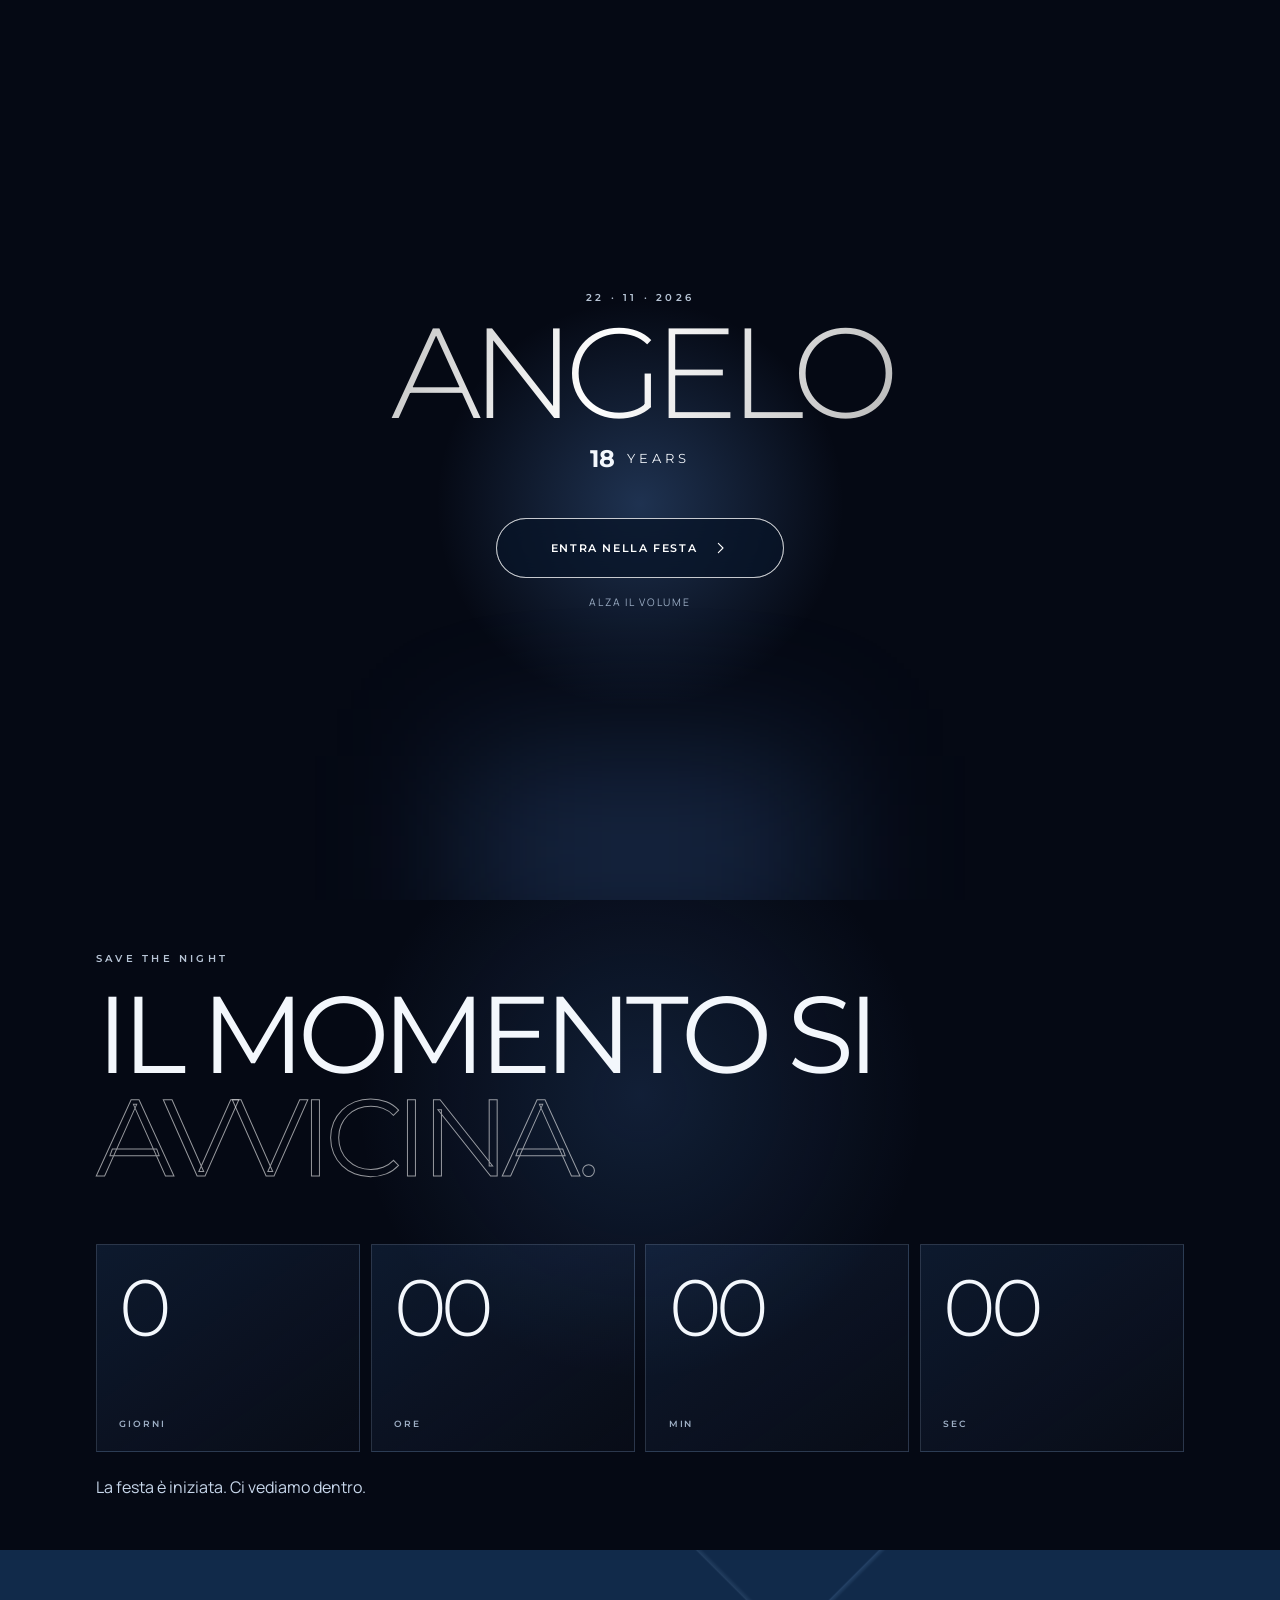
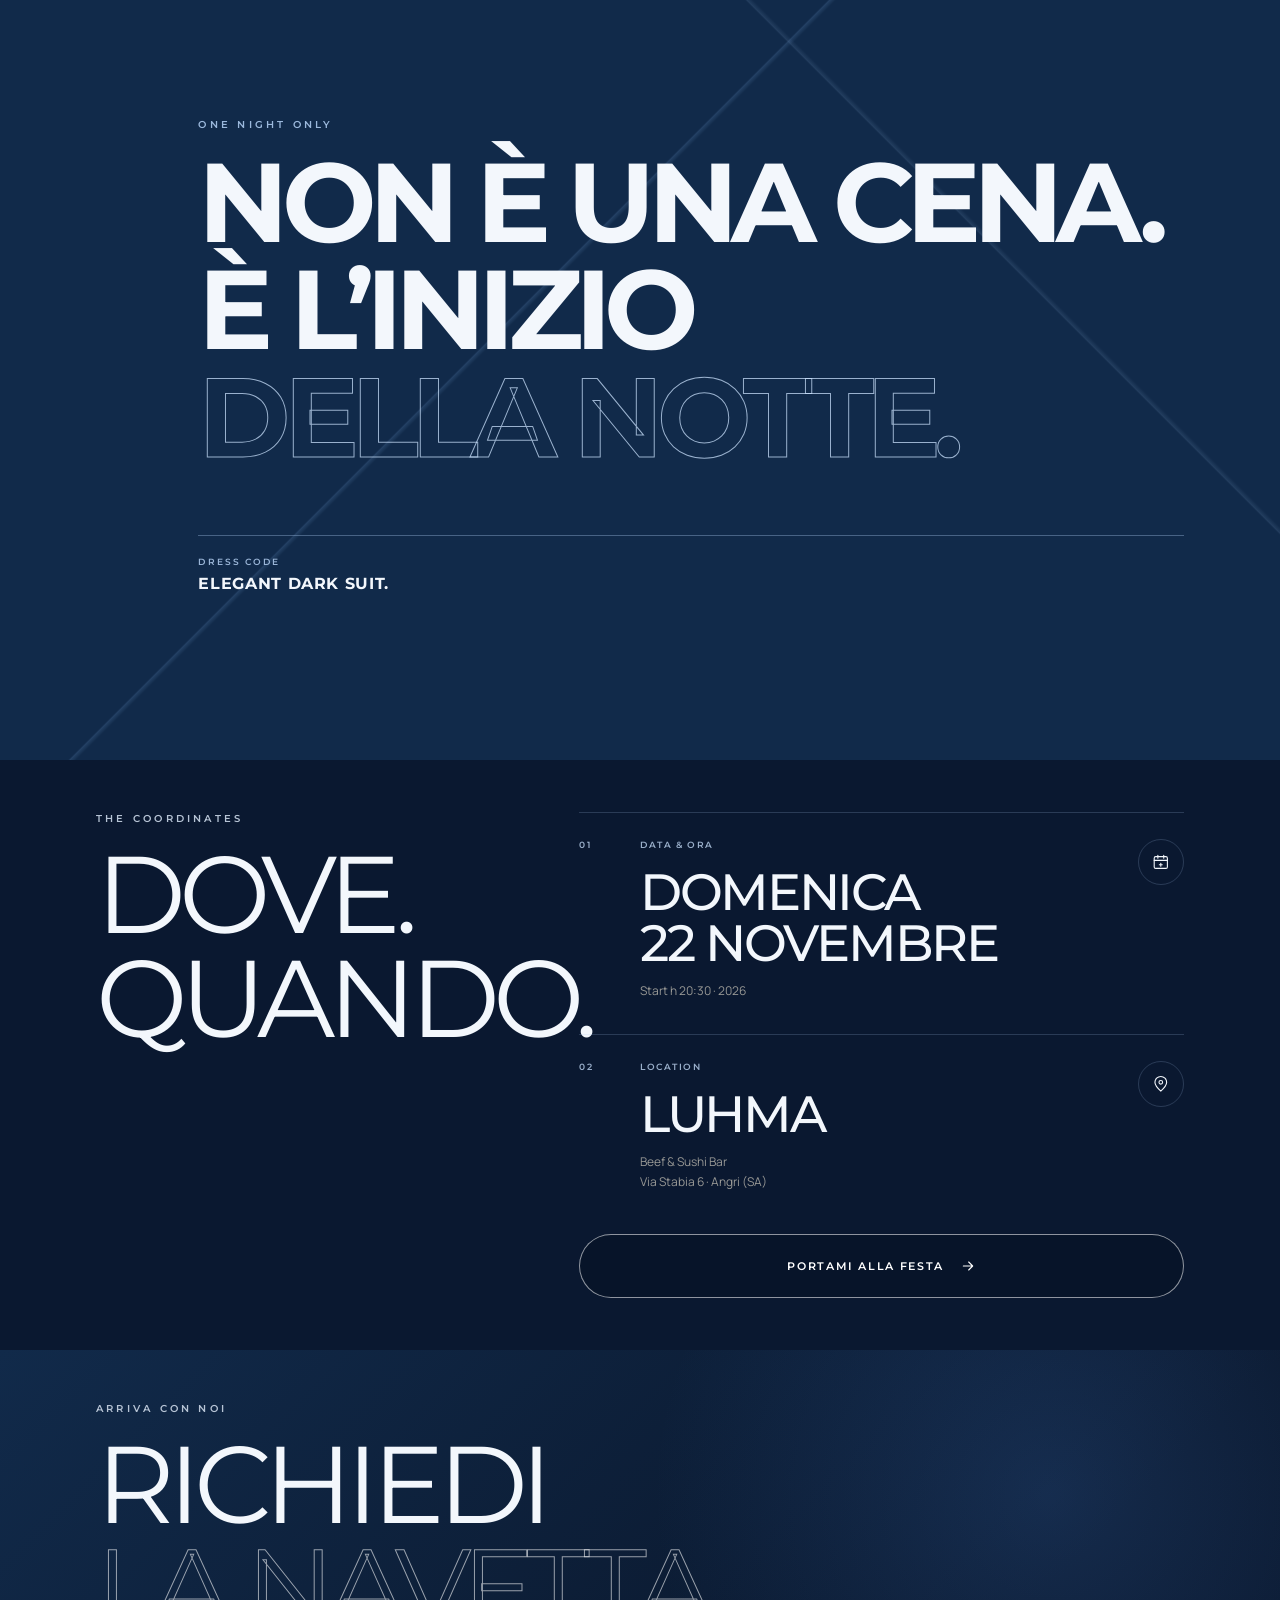
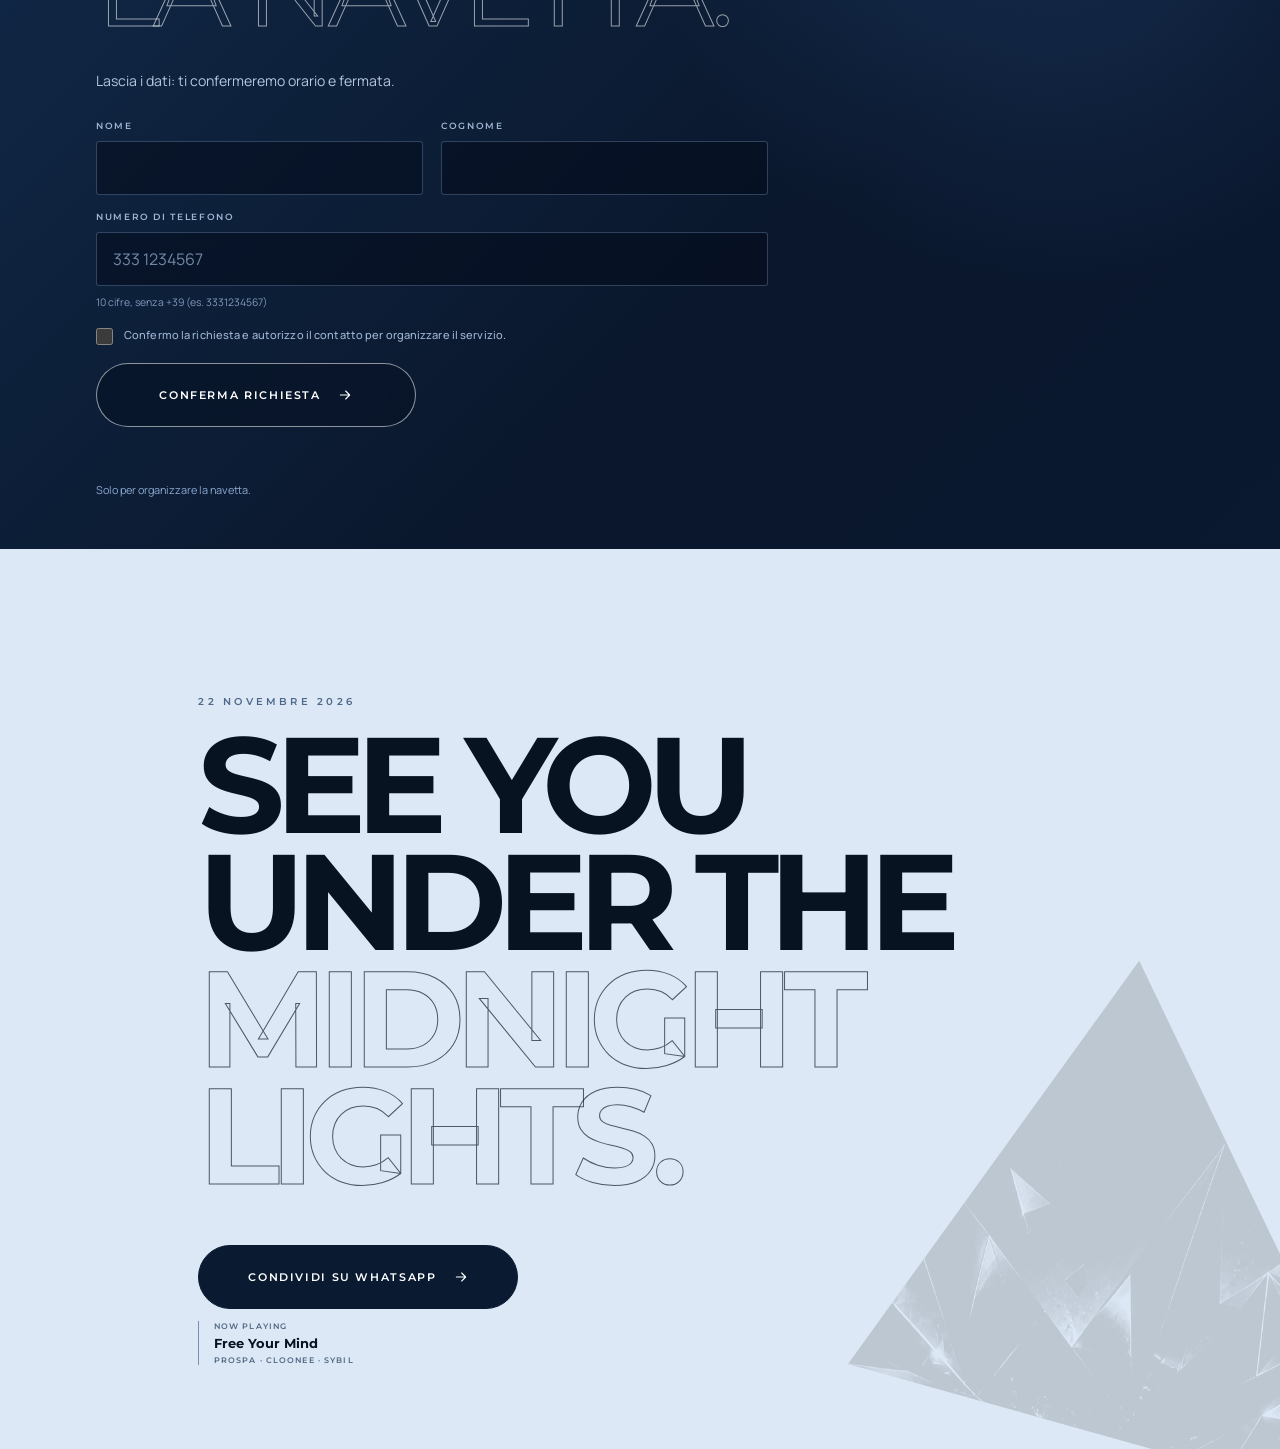
<file: index.html>
<!doctype html>
<html lang="it">
  <head>
    <meta charset="UTF-8" />
    <meta name="viewport" content="width=device-width, initial-scale=1, viewport-fit=cover" />
    <meta name="theme-color" content="#091426" />
    <meta name="color-scheme" content="dark" />

    <title>Angelo 18 — Midnight Elegance</title>
    <meta
      name="description"
      content="Sei invitato ai 18 anni di Angelo. 22 novembre 2026, ore 20:30, LUHMA Beef & Sushi Bar — Angri. Dress code: Elegant Dark Suit."
    />

    <meta property="og:type" content="website" />
    <meta property="og:url" content="https://invito.angelo18.ch/" />
    <meta property="og:title" content="Angelo 18 — Midnight Elegance" />
    <meta
      property="og:description"
      content="22 novembre 2026 · ore 20:30 · LUHMA, Angri. Dress code: Elegant Dark Suit."
    />
    <meta property="og:site_name" content="Angelo 18" />
    <meta property="og:image" content="https://invito.angelo18.ch/assets/angelo-18-whatsapp-preview-v5.jpg?v=14" />
    <meta property="og:image:url" content="https://invito.angelo18.ch/assets/angelo-18-whatsapp-preview-v5.jpg?v=14" />
    <meta property="og:image:secure_url" content="https://invito.angelo18.ch/assets/angelo-18-whatsapp-preview-v5.jpg?v=14" />
    <meta property="og:image:type" content="image/jpeg" />
    <meta property="og:image:width" content="1200" />
    <meta property="og:image:height" content="630" />
    <meta property="og:image:alt" content="Angelo 18 Midnight Elegance, 22 novembre 2026" />
    <meta name="twitter:card" content="summary_large_image" />
    <meta name="twitter:title" content="Angelo 18 — Midnight Elegance" />
    <meta name="twitter:description" content="22 novembre 2026 · ore 20:30 · LUHMA, Angri. Dress code: Elegant Dark Suit." />
    <meta name="twitter:image" content="https://invito.angelo18.ch/assets/angelo-18-whatsapp-preview-v5.jpg?v=14" />
    <meta name="twitter:image:alt" content="Angelo 18 Midnight Elegance, 22 novembre 2026" />

    <link rel="image_src" href="https://invito.angelo18.ch/assets/angelo-18-whatsapp-preview-v5.jpg?v=14" />

    <link rel="canonical" href="https://invito.angelo18.ch/" />

    <link rel="icon" href="assets/favicon.svg" type="image/svg+xml" />
    <link rel="preconnect" href="https://fonts.googleapis.com" />
    <link rel="preconnect" href="https://fonts.gstatic.com" crossorigin />
    <link
      href="https://fonts.googleapis.com/css2?family=Manrope:wght@400;500;600;700&family=Montserrat:wght@300;400;500;600;700;800&display=swap"
      rel="stylesheet"
    />
    <link rel="stylesheet" href="styles.css" />
    <script src="script.js" defer></script>
  </head>

  <body>
    <div class="noise" aria-hidden="true"></div>
    <div class="ambient" aria-hidden="true">
      <span class="spark spark--1"></span>
      <span class="spark spark--2"></span>
      <span class="spark spark--3"></span>
      <span class="spark spark--4"></span>
      <span class="spark spark--5"></span>
      <span class="spark spark--6"></span>
      <span class="prism prism--1"></span>
      <span class="prism prism--2"></span>
      <span class="prism prism--3"></span>
    </div>

    <div class="intro" id="intro" role="dialog" aria-modal="true" aria-labelledby="intro-title">
      <div class="intro__glow" aria-hidden="true"></div>
      <div class="intro__content">
        <p class="eyebrow intro__eyebrow">22 · 11 · 2026</p>
        <h1 id="intro-title" class="intro__title">Angelo</h1>
        <p class="intro__age"><span>18</span> years</p>
        <button class="enter-button magnetic" id="enter-party" type="button">
          <span class="enter-button__pulse" aria-hidden="true"></span>
          <span>Entra nella festa</span>
          <svg viewBox="0 0 24 24" aria-hidden="true">
            <path d="m8 5 7 7-7 7" />
          </svg>
        </button>
        <p class="intro__hint">Alza il volume</p>
      </div>
    </div>

    <audio
      id="soundtrack"
      src="assets/free-your-mind-cut-52sec.mp3"
      preload="auto"
      aria-hidden="true"
    ></audio>

    <header class="site-header" id="site-header">
      <a class="monogram" href="#home" aria-label="Torna all’inizio">A<span>18</span></a>
      <button class="music-toggle" id="music-toggle" type="button" aria-label="Metti in pausa la musica" aria-pressed="true">
        <span class="equalizer" aria-hidden="true">
          <i></i><i></i><i></i><i></i>
        </span>
        <span class="music-toggle__label">Sound on</span>
      </button>
    </header>

    <main>
      <section class="hero" id="home" aria-labelledby="hero-title">
        <div class="hero__image" aria-hidden="true"></div>
        <div class="hero__vignette" aria-hidden="true"></div>

        <div class="hero__content">
          <p class="eyebrow reveal">You’re invited to</p>
          <h2 class="hero__title reveal" id="hero-title" data-text="ANGELO">Angelo</h2>
          <div class="hero__age-line reveal">
            <span class="hero__age">18</span>
            <span class="hero__years">years<br />young</span>
          </div>

          <div class="event-stamp reveal" aria-label="Domenica 22 novembre 2026 alle ore 20 e 30">
            <span>Domenica</span>
            <strong>22 · 11 · 26</strong>
            <span>ore 20:30</span>
          </div>
        </div>

        <a class="scroll-cue" href="#countdown" aria-label="Scorri al conto alla rovescia">
          <span>Scroll</span>
          <i aria-hidden="true"></i>
        </a>
      </section>

      <section class="countdown-section section" id="countdown" aria-labelledby="countdown-title">
        <div class="section__inner">
          <p class="eyebrow reveal">Save the night</p>
          <h2 class="section-title reveal" id="countdown-title">Il momento si<br /><em>avvicina.</em></h2>

          <div class="countdown reveal" role="timer" aria-live="polite" aria-label="Conto alla rovescia per la festa">
            <div class="countdown__unit">
              <strong id="days">000</strong>
              <span>giorni</span>
            </div>
            <div class="countdown__unit">
              <strong id="hours">00</strong>
              <span>ore</span>
            </div>
            <div class="countdown__unit">
              <strong id="minutes">00</strong>
              <span>min</span>
            </div>
            <div class="countdown__unit">
              <strong id="seconds">00</strong>
              <span>sec</span>
            </div>
          </div>

          <p class="countdown__after" id="countdown-after" hidden>La festa è iniziata. Ci vediamo dentro.</p>
        </div>
      </section>

      <section class="statement section" aria-label="Dress code">
        <div class="section__inner statement__inner">
          <p class="eyebrow reveal">One night only</p>
          <p class="statement__text reveal">
            Non è una cena.<br />
            È l’inizio<br />
            <span>della notte.</span>
          </p>
          <div class="dress-code reveal">
            <span>Dress code</span>
            <strong>Elegant Dark Suit.</strong>
          </div>
        </div>
      </section>

      <section class="details section" id="details" aria-labelledby="details-title">
        <div class="section__inner">
          <p class="eyebrow reveal">The coordinates</p>
          <h2 class="section-title reveal" id="details-title">Dove.<br />Quando.</h2>

          <article class="detail-card detail-card--date reveal">
            <div class="detail-card__index">01</div>
            <div>
              <p class="detail-card__label">Data & ora</p>
              <h3>Domenica<br />22 novembre</h3>
              <p>Start h 20:30 · 2026</p>
            </div>
            <button class="icon-button" id="calendar-button" type="button" aria-label="Aggiungi la festa al calendario">
              <svg viewBox="0 0 24 24" aria-hidden="true">
                <rect x="3" y="5" width="18" height="16" rx="2" />
                <path d="M16 3v4M8 3v4M3 10h18M12 14v4M10 16h4" />
              </svg>
            </button>
          </article>

          <article class="detail-card detail-card--location reveal">
            <div class="detail-card__index">02</div>
            <div>
              <p class="detail-card__label">Location</p>
              <h3>LUHMA</h3>
              <p>Beef & Sushi Bar<br />Via Stabia 6 · Angri (SA)</p>
            </div>
            <a
              class="icon-button"
              href="https://www.google.com/maps/search/?api=1&query=LUHMA+Beef+%26+Sushi+Bar+Via+Stabia+6+Angri"
              target="_blank"
              rel="noopener noreferrer"
              aria-label="Apri LUHMA in Google Maps"
            >
              <svg viewBox="0 0 24 24" aria-hidden="true">
                <path d="M20 10c0 5-8 12-8 12S4 15 4 10a8 8 0 1 1 16 0Z" />
                <circle cx="12" cy="10" r="2.5" />
              </svg>
            </a>
          </article>

          <a
            class="primary-button magnetic reveal"
            href="https://www.google.com/maps/search/?api=1&query=LUHMA+Beef+%26+Sushi+Bar+Via+Stabia+6+Angri"
            target="_blank"
            rel="noopener noreferrer"
          >
            <span>Portami alla festa</span>
            <svg viewBox="0 0 24 24" aria-hidden="true"><path d="M5 12h14m-6-6 6 6-6 6" /></svg>
          </a>
        </div>
      </section>

      <section class="shuttle section" id="shuttle" aria-labelledby="shuttle-title">
        <div class="section__inner shuttle__inner">
          <p class="eyebrow reveal">Arriva con noi</p>
          <h2 class="section-title reveal" id="shuttle-title">Richiedi<br /><em>la navetta.</em></h2>
          <p class="shuttle__copy reveal">
            Lascia i dati: ti confermeremo orario e fermata.
          </p>

          <form
            class="shuttle-form reveal"
            id="shuttle-form"
            action="https://formsubmit.co/ajax/valerielinc@gmail.com"
            method="POST"
          >
            <input type="hidden" name="_subject" value="Richiesta navetta — Angelo 18" />
            <input type="hidden" name="_template" value="table" />
            <input type="text" name="_honey" class="shuttle-form__honey" tabindex="-1" autocomplete="off" aria-hidden="true" />

            <label class="shuttle-form__field">
              <span>Nome</span>
              <input id="shuttle-name" name="nome" type="text" autocomplete="given-name" required />
            </label>
            <label class="shuttle-form__field">
              <span>Cognome</span>
              <input id="shuttle-surname" name="cognome" type="text" autocomplete="family-name" required />
            </label>
            <label class="shuttle-form__field shuttle-form__field--full">
              <span>Numero di telefono</span>
              <input id="shuttle-phone" name="telefono" type="tel" inputmode="numeric" autocomplete="tel-national" placeholder="333 1234567" pattern="[0-9]{10}" minlength="10" maxlength="10" aria-describedby="shuttle-phone-help" required />
              <small class="shuttle-form__help" id="shuttle-phone-help">10 cifre, senza +39 (es. 3331234567)</small>
            </label>
            <label class="shuttle-form__consent shuttle-form__field--full">
              <input name="conferma" type="checkbox" value="Confermo la richiesta di navetta" required />
              <span>Confermo la richiesta e autorizzo il contatto per organizzare il servizio.</span>
            </label>
            <button class="primary-button magnetic shuttle-form__submit shuttle-form__field--full" type="submit">
              <span>Conferma richiesta</span>
              <svg viewBox="0 0 24 24" aria-hidden="true"><path d="M5 12h14m-6-6 6 6-6 6" /></svg>
            </button>
            <p class="shuttle-form__status shuttle-form__field--full" id="shuttle-status" role="status" aria-live="polite"></p>
          </form>
          <p class="shuttle__privacy reveal">Solo per organizzare la navetta.</p>
        </div>
      </section>

      <section class="finale section" aria-labelledby="finale-title">
        <div class="finale__crystal" aria-hidden="true"></div>
        <div class="section__inner finale__inner">
          <p class="eyebrow reveal">22 novembre 2026</p>
          <h2 class="finale__title reveal" id="finale-title">See you<br />under the<br /><span>midnight lights.</span></h2>

          <button class="primary-button primary-button--light magnetic reveal" id="share-button" type="button">
            <span>Condividi su WhatsApp</span>
            <svg viewBox="0 0 24 24" aria-hidden="true"><path d="M5 12h14m-6-6 6 6-6 6" /></svg>
          </button>

          <a class="track-credit reveal" href="https://music.apple.com/us/song/free-your-mind/1884097804" target="_blank" rel="noopener noreferrer">
            <span>Now playing</span>
            <strong>Free Your Mind</strong>
            <small>PROSPA · CLOONEE · SYBIL</small>
          </a>
        </div>
      </section>

    </main>

    <div class="toast" id="toast" role="status" aria-live="polite"></div>
  </body>
</html>
</file>
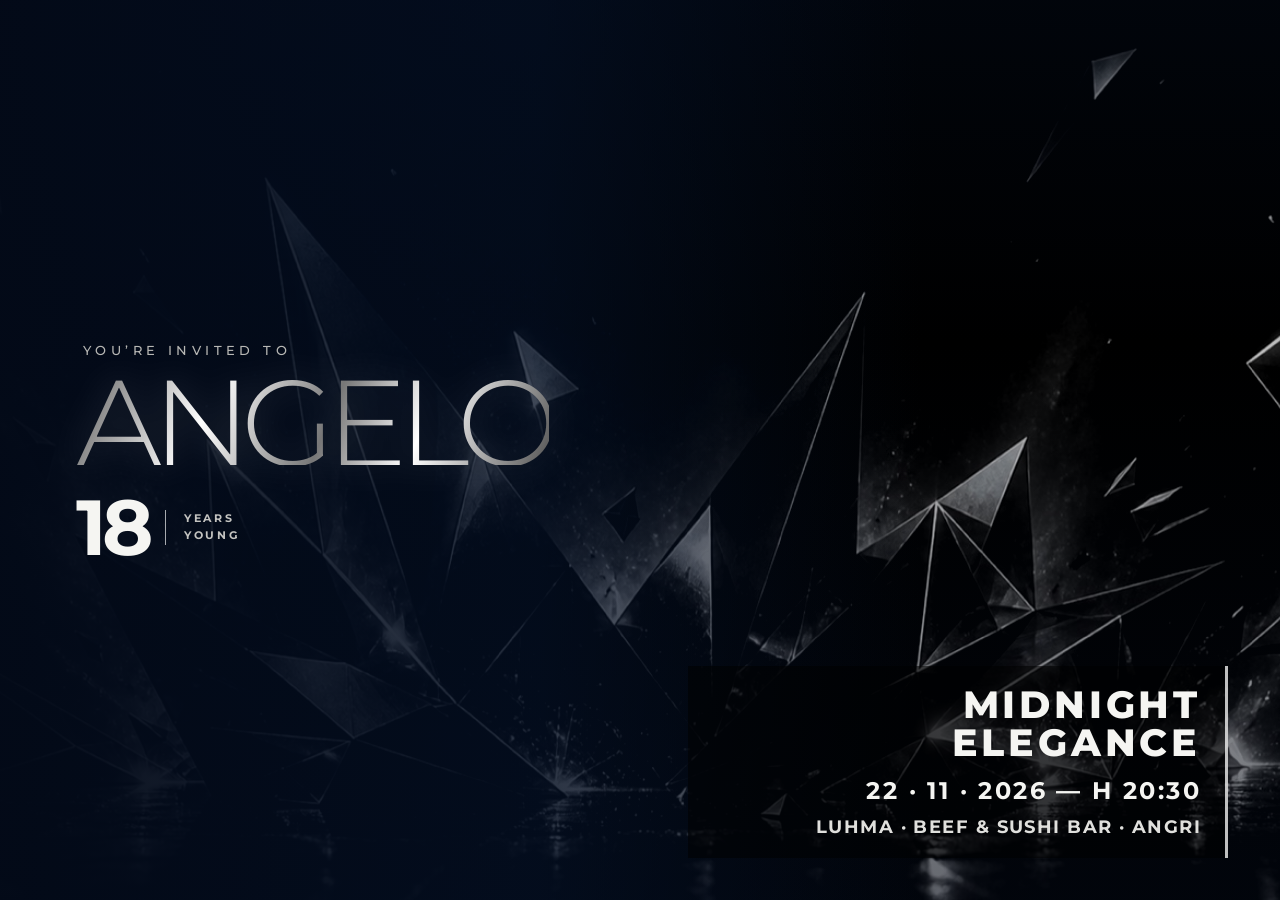
<file: og-card.html>
<!doctype html>
<html lang="it">
  <head>
    <meta charset="UTF-8" />
    <meta name="viewport" content="width=device-width, initial-scale=1" />
    <meta name="robots" content="noindex" />
    <title>Angelo 18 — Midnight Elegance</title>
    <meta name="description" content="Angelo 18 — Midnight Elegance, 22 novembre 2026, ore 20:30." />
    <link rel="preconnect" href="https://fonts.googleapis.com" />
    <link rel="preconnect" href="https://fonts.gstatic.com" crossorigin />
    <link href="https://fonts.googleapis.com/css2?family=Montserrat:wght@300;500;700;800&display=swap" rel="stylesheet" />
    <link rel="stylesheet" href="og-card.css" />
  </head>
  <body>
    <main class="card">
      <div class="card__image"></div>
      <div class="card__shade"></div>
      <div class="card__content">
        <div class="card__heading">
          <p>You’re invited to</p>
          <h1>Angelo</h1>
          <div class="card__age"><strong>18</strong><span>years<br />young</span></div>
        </div>
        <div class="card__details">
          <span>Midnight Elegance</span>
          <strong>22 · 11 · 2026 — h 20:30</strong>
          <small>LUHMA · Beef & Sushi Bar · Angri</small>
        </div>
      </div>
    </main>
  </body>
</html>
</file>
<file: styles.css>
:root {
  --black: #050914;
  --black-soft: #0a1830;
  --navy: #112a4a;
  --navy-bright: #1c4777;
  --night-glow: rgba(104, 168, 255, 0.26);
  --night-edge: rgba(126, 183, 246, 0.24);
  --white: #f3f7fc;
  --silver: #b7c4d5;
  --line: rgba(170, 201, 238, 0.2);
  --ease-out: cubic-bezier(0.16, 1, 0.3, 1);
  --page-pad: clamp(1.25rem, 6vw, 5rem);
}

* {
  box-sizing: border-box;
}

html {
  scroll-behavior: auto;
  background: var(--black);
}

body {
  margin: 0;
  min-width: 320px;
  overflow-x: hidden;
  background: var(--black);
  color: var(--white);
  font-family: "Manrope", sans-serif;
  -webkit-font-smoothing: antialiased;
}

body.is-locked {
  overflow: hidden;
}

[hidden] {
  display: none !important;
}

button,
a {
  -webkit-tap-highlight-color: transparent;
}

button {
  color: inherit;
  font: inherit;
}

a {
  color: inherit;
  text-decoration: none;
}

button:focus-visible,
a:focus-visible {
  outline: 2px solid #9ecbff;
  outline-offset: 4px;
}

.noise {
  position: fixed;
  inset: 0;
  z-index: 50;
  pointer-events: none;
  opacity: 0.06;
  background-image: url("data:image/svg+xml,%3Csvg viewBox='0 0 180 180' xmlns='http://www.w3.org/2000/svg'%3E%3Cfilter id='n'%3E%3CfeTurbulence type='fractalNoise' baseFrequency='.9' numOctaves='4' stitchTiles='stitch'/%3E%3C/filter%3E%3Crect width='100%25' height='100%25' filter='url(%23n)' opacity='.7'/%3E%3C/svg%3E");
  mix-blend-mode: soft-light;
}

.ambient {
  position: fixed;
  inset: 0;
  z-index: 2;
  overflow: hidden;
  pointer-events: none;
}

.spark {
  position: absolute;
  width: 1px;
  height: 1px;
  border-radius: 50%;
  background: #fff;
  box-shadow: 0 0 12px 4px rgba(255, 255, 255, 0.35);
  animation: float 8s ease-in-out infinite;
}

.spark--1 { left: 8%; top: 24%; animation-delay: -2s; }
.spark--2 { right: 12%; top: 42%; animation-delay: -5s; }
.spark--3 { left: 82%; top: 12%; animation-delay: -7s; }
.spark--4 { left: 18%; top: 76%; animation-delay: -3s; }
.spark--5 { left: 57%; top: 67%; animation-delay: -4s; }
.spark--6 { right: 5%; top: 84%; animation-delay: -1s; }

.prism {
  position: absolute;
  top: 0;
  left: 0;
  width: clamp(2.8rem, 10vw, 5.5rem);
  aspect-ratio: 0.72;
  opacity: 0;
  background:
    linear-gradient(132deg, rgba(255, 255, 255, 0.7), rgba(255, 255, 255, 0.03) 36%, transparent 37%),
    linear-gradient(33deg, rgba(255, 255, 255, 0.03) 48%, rgba(255, 255, 255, 0.22) 49%, transparent 52%);
  clip-path: polygon(52% 0, 100% 100%, 0 76%);
  filter: drop-shadow(0 0 10px rgba(255, 255, 255, 0.22));
  will-change: transform, opacity;
}

.prism::after {
  content: "";
  position: absolute;
  inset: 1px;
  background: #081326;
  clip-path: polygon(52% 4%, 95% 94%, 7% 72%);
}

.prism--1 {
  animation: prism-pass-one 17s linear infinite;
}

.prism--2 {
  width: clamp(1.8rem, 7vw, 3.8rem);
  animation: prism-pass-two 21s -9s linear infinite;
}

.prism--3 {
  width: clamp(2.2rem, 8vw, 4.5rem);
  animation: prism-pass-three 25s -15s linear infinite;
}

@keyframes float {
  0%, 100% { transform: translate3d(0, 0, 0) scale(0.75); opacity: 0.25; }
  50% { transform: translate3d(8px, -22px, 0) scale(1.4); opacity: 0.8; }
}

@keyframes prism-pass-one {
  0% { opacity: 0; transform: translate3d(-18vw, 22vh, 0) rotate(-24deg) scale(0.75); }
  12% { opacity: 0.22; }
  45% { opacity: 0.1; }
  88% { opacity: 0.2; }
  100% { opacity: 0; transform: translate3d(118vw, 62vh, 0) rotate(155deg) scale(1.08); }
}

@keyframes prism-pass-two {
  0% { opacity: 0; transform: translate3d(108vw, 8vh, 0) rotate(36deg) scale(0.62); }
  15% { opacity: 0.16; }
  82% { opacity: 0.12; }
  100% { opacity: 0; transform: translate3d(-18vw, 45vh, 0) rotate(-130deg) scale(0.92); }
}

@keyframes prism-pass-three {
  0% { opacity: 0; transform: translate3d(14vw, 108vh, 0) rotate(-10deg) scale(0.68); }
  14% { opacity: 0.13; }
  84% { opacity: 0.18; }
  100% { opacity: 0; transform: translate3d(78vw, -18vh, 0) rotate(120deg) scale(0.96); }
}

.eyebrow {
  margin: 0 0 1.1rem;
  color: var(--silver);
  font-family: "Montserrat", sans-serif;
  font-size: 0.65rem;
  font-weight: 600;
  letter-spacing: 0.31em;
  line-height: 1.3;
  text-transform: uppercase;
}

.intro {
  position: fixed;
  inset: 0;
  z-index: 100;
  display: grid;
  place-items: center;
  min-height: 100svh;
  overflow: hidden;
  padding: 2rem;
  background:
    radial-gradient(circle at 50% 56%, var(--night-glow), transparent 25%),
    var(--black);
  transition: opacity 0.8s var(--ease-out), visibility 0.8s;
}

.intro::before,
.intro::after {
  content: "";
  position: absolute;
  width: 55vw;
  max-width: 26rem;
  aspect-ratio: 1;
  border: 1px solid var(--night-edge);
  transform: rotate(45deg) skew(8deg, 8deg);
}

.intro::before {
  top: -35vw;
  right: -32vw;
}

.intro::after {
  bottom: -38vw;
  left: -35vw;
}

.intro.is-hidden {
  visibility: hidden;
  opacity: 0;
  pointer-events: none;
}

.intro__glow {
  position: absolute;
  left: 50%;
  bottom: -3rem;
  width: 22rem;
  height: 12rem;
  background: rgba(83, 143, 226, 0.22);
  filter: blur(70px);
  transform: translateX(-50%);
}

.intro__content {
  position: relative;
  z-index: 1;
  width: 100%;
  text-align: center;
}

.intro__eyebrow {
  margin-bottom: 1rem;
  animation: intro-rise 1s 0.15s both;
}

.intro__title {
  margin: 0;
  font-family: "Montserrat", sans-serif;
  font-size: clamp(3.6rem, 20vw, 8rem);
  font-weight: 300;
  letter-spacing: -0.08em;
  line-height: 0.82;
  text-transform: uppercase;
  background: linear-gradient(112deg, #6a6a6a 0%, #fff 24%, #777 49%, #fff 70%, #555 100%);
  background-size: 200% 100%;
  -webkit-background-clip: text;
  background-clip: text;
  color: transparent;
  filter: drop-shadow(0 0 18px rgba(255, 255, 255, 0.22));
  animation: intro-rise 1s 0.25s both, metal-shine 5s 1.3s linear infinite;
}

.intro__age {
  display: flex;
  align-items: center;
  justify-content: center;
  gap: 0.75rem;
  margin: 1.15rem 0 2.8rem;
  font-family: "Montserrat", sans-serif;
  font-size: 0.8rem;
  letter-spacing: 0.32em;
  text-transform: uppercase;
  animation: intro-rise 1s 0.4s both;
}

.intro__age span {
  font-size: 1.5rem;
  font-weight: 700;
  letter-spacing: 0;
}

@keyframes intro-rise {
  from { opacity: 0; transform: translateY(28px); filter: blur(8px); }
  to { opacity: 1; transform: translateY(0); filter: blur(0); }
}

@keyframes metal-shine {
  0% { background-position: 130% 0; }
  100% { background-position: -70% 0; }
}

.enter-button,
.primary-button {
  position: relative;
  display: inline-flex;
  align-items: center;
  justify-content: center;
  gap: 1rem;
  min-height: 3.75rem;
  border: 1px solid rgba(255, 255, 255, 0.55);
  border-radius: 999px;
  background: rgba(8, 20, 39, 0.72);
  color: #fff;
  cursor: pointer;
  font-family: "Montserrat", sans-serif;
  font-size: 0.68rem;
  font-weight: 600;
  letter-spacing: 0.15em;
  text-transform: uppercase;
  backdrop-filter: blur(12px);
}

.enter-button {
  width: min(100%, 18rem);
  animation: intro-rise 1s 0.55s both;
}

.enter-button svg,
.primary-button svg {
  width: 1rem;
  fill: none;
  stroke: currentColor;
  stroke-linecap: round;
  stroke-linejoin: round;
  stroke-width: 1.6;
  transition: transform 0.35s var(--ease-out);
}

.enter-button:hover svg,
.primary-button:hover svg {
  transform: translateX(5px);
}

.enter-button__pulse {
  position: absolute;
  inset: -1px;
  border: 1px solid rgba(255, 255, 255, 0.5);
  border-radius: inherit;
  animation: pulse-ring 2.3s ease-out infinite;
}

@keyframes pulse-ring {
  0% { opacity: 0.6; transform: scale(1); }
  75%, 100% { opacity: 0; transform: scale(1.12, 1.3); }
}

.intro__hint {
  margin: 1.1rem 0 0;
  color: #9aacc3;
  font-size: 0.65rem;
  letter-spacing: 0.18em;
  text-transform: uppercase;
  animation: intro-rise 1s 0.7s both;
}

#soundtrack {
  display: none;
}

.site-header {
  position: fixed;
  top: 0;
  right: 0;
  left: 0;
  z-index: 40;
  display: flex;
  align-items: center;
  justify-content: space-between;
  padding: max(1.1rem, env(safe-area-inset-top)) var(--page-pad) 1rem;
  transition: background 0.4s ease, border-color 0.4s ease;
}

.site-header.is-scrolled {
  border-bottom: 1px solid rgba(255, 255, 255, 0.08);
  background: rgba(5, 9, 20, 0.78);
  backdrop-filter: blur(16px);
}

.monogram {
  font-family: "Montserrat", sans-serif;
  font-size: 1.05rem;
  font-weight: 800;
  letter-spacing: -0.08em;
}

.monogram span {
  margin-left: 0.15rem;
  color: #8d8d8d;
  font-size: 0.52rem;
  letter-spacing: 0;
  vertical-align: top;
}

.music-toggle {
  display: flex;
  align-items: center;
  gap: 0.65rem;
  border: 0;
  background: transparent;
  cursor: pointer;
}

.music-toggle__label {
  color: #b9b9b7;
  font-family: "Montserrat", sans-serif;
  font-size: 0.57rem;
  font-weight: 600;
  letter-spacing: 0.17em;
  text-transform: uppercase;
}

.equalizer {
  display: flex;
  align-items: center;
  gap: 2px;
  width: 14px;
  height: 13px;
}

.equalizer i {
  display: block;
  width: 2px;
  height: 30%;
  background: #fff;
  animation: equalize 0.7s ease-in-out infinite alternate;
}

.equalizer i:nth-child(2) { animation-delay: -0.2s; }
.equalizer i:nth-child(3) { animation-delay: -0.45s; }
.equalizer i:nth-child(4) { animation-delay: -0.1s; }

.music-toggle.is-paused .equalizer i {
  height: 2px;
  animation-play-state: paused;
}

@keyframes equalize {
  from { height: 20%; }
  to { height: 100%; }
}

.hero {
  position: relative;
  display: grid;
  min-height: 100svh;
  overflow: hidden;
  padding: 7rem var(--page-pad) 6rem;
  background: var(--black);
  isolation: isolate;
}

.hero__image {
  position: absolute;
  inset: -4%;
  z-index: -3;
  background-image:
    linear-gradient(180deg, rgba(5, 9, 20, 0.78) 0%, rgba(8, 24, 50, 0.38) 48%, rgba(5, 9, 20, 0.76) 100%),
    linear-gradient(135deg, rgba(104, 168, 255, 0.28), rgba(17, 42, 74, 0.38) 54%, rgba(5, 9, 20, 0.28)),
    url("assets/crystal-stage.jpg");
  background-position: 50% 68%;
  background-size: cover;
  filter: contrast(1.08) brightness(0.6) saturate(0.84);
  transform: scale(1.08);
  will-change: transform;
}

.hero__vignette {
  position: absolute;
  inset: 0;
  z-index: -2;
  background:
    linear-gradient(180deg, rgba(5, 9, 20, 0.82) 0%, transparent 30%, rgba(8, 24, 50, 0.14) 57%, var(--black) 100%),
    radial-gradient(circle at 50% 42%, transparent 15%, rgba(8, 24, 50, 0.42) 78%);
}

.hero__content {
  align-self: center;
  width: 100%;
  max-width: 63rem;
  margin: 0 auto;
  text-align: center;
}

.hero__title {
  position: relative;
  margin: 0;
  font-family: "Montserrat", sans-serif;
  font-size: clamp(4.2rem, 21.5vw, 13rem);
  font-weight: 300;
  letter-spacing: -0.085em;
  line-height: 0.75;
  text-transform: uppercase;
  background: linear-gradient(112deg, #616161 0%, #fff 22%, #757575 46%, #fff 66%, #4c4c4c 100%);
  background-size: 220% 100%;
  -webkit-background-clip: text;
  background-clip: text;
  color: transparent;
  filter: drop-shadow(0 0 22px rgba(255, 255, 255, 0.16));
  animation: metal-shine 8s linear infinite;
}

.hero__age-line {
  display: flex;
  align-items: center;
  justify-content: center;
  gap: 0.8rem;
  margin: 1.5rem 0 2rem;
}

.hero__age {
  font-family: "Montserrat", sans-serif;
  font-size: clamp(3.2rem, 17vw, 7rem);
  font-weight: 700;
  letter-spacing: -0.08em;
  line-height: 0.75;
}

.hero__years {
  border-left: 1px solid rgba(255, 255, 255, 0.5);
  padding-left: 0.8rem;
  color: #c3c3c0;
  font-family: "Montserrat", sans-serif;
  font-size: 0.55rem;
  font-weight: 600;
  letter-spacing: 0.22em;
  line-height: 1.55;
  text-align: left;
  text-transform: uppercase;
}

.event-stamp {
  display: inline-flex;
  flex-direction: column;
  gap: 0.4rem;
  border-top: 1px solid rgba(255, 255, 255, 0.45);
  border-bottom: 1px solid rgba(255, 255, 255, 0.45);
  padding: 0.8rem 1.4rem;
  background: rgba(0, 0, 0, 0.28);
  font-family: "Montserrat", sans-serif;
  text-transform: uppercase;
  backdrop-filter: blur(8px);
}

.event-stamp span {
  color: #b8b8b5;
  font-size: 0.57rem;
  letter-spacing: 0.28em;
}

.event-stamp strong {
  font-size: 0.95rem;
  letter-spacing: 0.16em;
}

.scroll-cue {
  position: absolute;
  bottom: 1.65rem;
  left: 50%;
  display: flex;
  flex-direction: column;
  align-items: center;
  gap: 0.65rem;
  transform: translateX(-50%);
}

.scroll-cue span {
  font-family: "Montserrat", sans-serif;
  font-size: 0.48rem;
  font-weight: 600;
  letter-spacing: 0.24em;
  text-transform: uppercase;
  writing-mode: vertical-rl;
}

.scroll-cue i {
  position: relative;
  width: 1px;
  height: 1.7rem;
  overflow: hidden;
  background: rgba(255, 255, 255, 0.2);
}

.scroll-cue i::after {
  content: "";
  position: absolute;
  inset: 0;
  background: #fff;
  animation: scroll-line 1.8s ease-in-out infinite;
}

@keyframes scroll-line {
  from { transform: translateY(-100%); }
  to { transform: translateY(100%); }
}

.section {
  position: relative;
  z-index: 3;
  overflow: hidden;
  padding: clamp(6.5rem, 18vw, 11rem) var(--page-pad);
}

main > section {
  scroll-margin-top: 4.5rem;
}

.section__inner {
  width: 100%;
  max-width: 68rem;
  margin: 0 auto;
}

.section-title {
  margin: 0 0 3.4rem;
  font-family: "Montserrat", sans-serif;
  font-size: clamp(2.9rem, 13vw, 6.8rem);
  font-weight: 400;
  letter-spacing: -0.065em;
  line-height: 0.95;
  text-transform: uppercase;
}

.section-title em {
  color: transparent;
  font-style: normal;
  -webkit-text-stroke: 1px rgba(255, 255, 255, 0.58);
}

.countdown-section {
  background:
    radial-gradient(circle at 50% 30%, rgba(67, 120, 194, 0.2), transparent 36%),
    var(--black);
}

.countdown {
  display: grid;
  grid-template-columns: repeat(2, minmax(0, 1fr));
  gap: 0.65rem;
}

.countdown__unit {
  position: relative;
  display: flex;
  flex-direction: column;
  justify-content: space-between;
  min-height: 8.5rem;
  overflow: hidden;
  border: 1px solid var(--line);
  padding: 1rem;
  background: linear-gradient(145deg, rgba(58, 110, 181, 0.16), rgba(255, 255, 255, 0.012));
}

.countdown__unit::after {
  content: "";
  position: absolute;
  top: -50%;
  left: -80%;
  width: 55%;
  height: 200%;
  background: linear-gradient(90deg, transparent, rgba(255, 255, 255, 0.11), transparent);
  transform: rotate(20deg);
  animation: card-shine 6s linear infinite;
}

.countdown__unit:nth-child(2)::after { animation-delay: 0.7s; }
.countdown__unit:nth-child(3)::after { animation-delay: 1.4s; }
.countdown__unit:nth-child(4)::after { animation-delay: 2.1s; }

@keyframes card-shine {
  0%, 70% { left: -80%; }
  100% { left: 140%; }
}

.countdown__unit strong {
  font-family: "Montserrat", sans-serif;
  font-size: clamp(2.6rem, 14vw, 5rem);
  font-weight: 300;
  letter-spacing: -0.07em;
  line-height: 1;
}

.countdown__unit span {
  color: #9eafc5;
  font-family: "Montserrat", sans-serif;
  font-size: 0.55rem;
  font-weight: 600;
  letter-spacing: 0.22em;
  text-transform: uppercase;
}

.countdown__after {
  margin: 1.5rem 0 0;
  color: #c8d7eb;
}

.statement {
  display: grid;
  min-height: 90svh;
  align-items: center;
  background:
    linear-gradient(135deg, transparent 42%, rgba(130, 178, 235, 0.16) 42.1%, transparent 42.4%),
    linear-gradient(45deg, transparent 72%, rgba(170, 211, 255, 0.11) 72.1%, transparent 72.4%),
    var(--navy);
  color: var(--white);
}

.statement .eyebrow {
  color: #9bb8dc;
}

.statement__text {
  margin: 0;
  font-family: "Montserrat", sans-serif;
  font-size: clamp(2.5rem, 12.5vw, 7rem);
  font-weight: 700;
  letter-spacing: -0.07em;
  line-height: 0.96;
  text-transform: uppercase;
}

.statement__text span {
  color: transparent;
  -webkit-text-stroke: 1px rgba(202, 225, 252, 0.74);
}

.dress-code {
  display: flex;
  flex-direction: column;
  gap: 0.45rem;
  margin-top: 4rem;
  border-top: 1px solid rgba(176, 207, 243, 0.35);
  padding-top: 1.2rem;
  font-family: "Montserrat", sans-serif;
  text-transform: uppercase;
}

.dress-code span {
  color: #9ab5d7;
  font-size: 0.55rem;
  font-weight: 600;
  letter-spacing: 0.24em;
}

.dress-code strong {
  font-size: 1rem;
  letter-spacing: 0.04em;
}

.details {
  background: var(--black-soft);
}

.detail-card {
  position: relative;
  display: grid;
  grid-template-columns: 2rem 1fr auto;
  gap: 0.8rem;
  align-items: start;
  border-top: 1px solid var(--line);
  padding: 1.5rem 0 2.2rem;
}

.detail-card__index,
.detail-card__label {
  color: #9aafca;
  font-family: "Montserrat", sans-serif;
  font-size: 0.55rem;
  font-weight: 600;
  letter-spacing: 0.18em;
  text-transform: uppercase;
}

.detail-card__label {
  margin: 0 0 1rem;
}

.detail-card h3 {
  margin: 0 0 0.8rem;
  font-family: "Montserrat", sans-serif;
  font-size: clamp(1.65rem, 8vw, 3.2rem);
  font-weight: 500;
  letter-spacing: -0.045em;
  line-height: 1;
  text-transform: uppercase;
}

.detail-card p:last-child {
  margin: 0;
  color: #989895;
  font-size: 0.75rem;
  line-height: 1.65;
}

.icon-button {
  display: grid;
  width: 2.9rem;
  height: 2.9rem;
  flex: 0 0 auto;
  place-items: center;
  border: 1px solid var(--line);
  border-radius: 50%;
  background: transparent;
  cursor: pointer;
  transition: background 0.25s ease, color 0.25s ease, transform 0.25s ease;
}

.icon-button:hover {
  background: #f2f2ef;
  color: #050505;
  transform: scale(1.06);
}

.icon-button svg {
  width: 1.1rem;
  fill: none;
  stroke: currentColor;
  stroke-linecap: round;
  stroke-linejoin: round;
  stroke-width: 1.5;
}

.primary-button {
  width: 100%;
  min-height: 4rem;
  margin-top: 1.2rem;
}

.gift {
  min-height: auto;
  padding-top: clamp(4.5rem, 10vw, 7rem);
  padding-bottom: calc(clamp(4.5rem, 10vw, 7rem) + env(safe-area-inset-bottom));
  background:
    linear-gradient(145deg, rgba(35, 83, 145, 0.11), transparent 50%),
    #07101f;
}

.gift__flare {
  position: absolute;
  top: 25%;
  right: -8rem;
  width: 14rem;
  height: 14rem;
  border: 1px solid rgba(108, 167, 239, 0.14);
  transform: rotate(45deg) skew(8deg, 8deg);
}

.gift .eyebrow {
  color: #7892b2;
}

.gift .section-title {
  margin-bottom: 1.45rem;
  font-size: clamp(2.2rem, 9vw, 4.6rem);
  opacity: 0.88;
}

.gift__copy {
  max-width: 31rem;
  margin: 0 0 1.6rem;
  color: #879db9;
  font-size: 0.78rem;
  line-height: 1.65;
}

.gift-details {
  max-width: 36rem;
  border-top: 1px solid rgba(151, 184, 223, 0.2);
}

.gift-details summary {
  display: flex;
  align-items: center;
  justify-content: space-between;
  gap: 1rem;
  padding: 1rem 0;
  color: #9ab1cf;
  cursor: pointer;
  font-family: "Montserrat", sans-serif;
  font-size: 0.7rem;
  font-weight: 600;
  letter-spacing: 0.16em;
  list-style: none;
  text-transform: uppercase;
}

.gift-details summary::-webkit-details-marker {
  display: none;
}

.gift-details summary svg {
  width: 1rem;
  flex: 0 0 auto;
  fill: none;
  stroke: currentColor;
  stroke-linecap: round;
  stroke-linejoin: round;
  stroke-width: 1.5;
  transition: transform 0.3s ease;
}

.gift-details[open] summary svg {
  transform: rotate(180deg);
}

.gift-details__body {
  padding-top: 0.55rem;
  animation: coordinates-reveal 0.7s cubic-bezier(0.16, 1, 0.3, 1) both;
  transform-origin: top center;
}

@keyframes coordinates-reveal {
  from {
    opacity: 0;
    clip-path: inset(0 0 100% 0);
    filter: blur(5px);
    transform: translateY(-0.7rem) scale(0.985);
  }
  to {
    opacity: 1;
    clip-path: inset(0);
    filter: blur(0);
    transform: translateY(0) scale(1);
  }
}

.gift .iban-card {
  max-width: 36rem;
  border-color: rgba(159, 194, 237, 0.16);
  padding: 1.25rem;
  background:
    linear-gradient(125deg, rgba(76, 132, 207, 0.12), transparent 35%),
    #09172a;
  box-shadow: none;
}

.gift .iban-card__number {
  margin-top: 2.4rem;
  margin-bottom: 1.25rem;
}

.gift .iban-card__number strong {
  font-size: clamp(1rem, 5.2vw, 1.6rem);
  letter-spacing: 0.04em;
}

.gift .copy-button {
  color: #95adca;
  font-size: 0.56rem;
  opacity: 0.88;
}

.iban-card {
  position: relative;
  overflow: hidden;
  border: 1px solid rgba(255, 255, 255, 0.25);
  border-radius: 0.25rem;
  padding: 1.5rem;
  background:
    linear-gradient(125deg, rgba(76, 132, 207, 0.2), transparent 35%, rgba(255, 255, 255, 0.035) 80%),
    #0b1a30;
  box-shadow: 0 2rem 6rem rgba(0, 0, 0, 0.42);
}

.iban-card::before {
  content: "A";
  position: absolute;
  right: -0.1em;
  bottom: -0.25em;
  color: rgba(255, 255, 255, 0.025);
  font-family: "Montserrat", sans-serif;
  font-size: 13rem;
  font-weight: 800;
  line-height: 1;
}

.iban-card__top,
.iban-card__number {
  position: relative;
  z-index: 1;
  display: flex;
  flex-direction: column;
  gap: 0.45rem;
}

.iban-card__number {
  margin: 3.2rem 0 1.8rem;
}

.iban-card span {
  color: #9aafca;
  font-family: "Montserrat", sans-serif;
  font-size: 0.52rem;
  font-weight: 600;
  letter-spacing: 0.2em;
  text-transform: uppercase;
}

.iban-card__top strong {
  font-size: 0.83rem;
  letter-spacing: 0.03em;
}

.iban-card__number strong {
  max-width: 100%;
  overflow-x: auto;
  scrollbar-width: none;
  font-family: "Montserrat", sans-serif;
  font-size: clamp(1.2rem, 6.3vw, 2rem);
  font-weight: 500;
  letter-spacing: 0.065em;
  line-height: 1.2;
  white-space: nowrap;
}

.iban-card__number strong::-webkit-scrollbar {
  display: none;
}

.copy-button {
  position: relative;
  z-index: 1;
  display: flex;
  align-items: center;
  gap: 0.65rem;
  border: 0;
  padding: 0;
  background: transparent;
  cursor: pointer;
  font-family: "Montserrat", sans-serif;
  font-size: 0.6rem;
  font-weight: 600;
  letter-spacing: 0.14em;
  text-transform: uppercase;
}

.copy-button svg {
  width: 1rem;
  fill: none;
  stroke: currentColor;
  stroke-linecap: round;
  stroke-linejoin: round;
  stroke-width: 1.5;
}

.copy-button[disabled] {
  cursor: not-allowed;
  opacity: 0.42;
}

.iban-note {
  margin: 1rem 0 0;
  color: #8ca4c3;
  font-size: 0.68rem;
}

.shuttle {
  background:
    radial-gradient(circle at 82% 18%, rgba(61, 117, 194, 0.22), transparent 32%),
    linear-gradient(135deg, var(--navy) 0%, #0a172c 62%, var(--black-soft) 100%);
}

.shuttle__copy {
  max-width: 31rem;
  margin: -1.6rem 0 2.5rem;
  color: #b4c6df;
  font-size: 0.88rem;
  line-height: 1.75;
}

.shuttle-form {
  display: grid;
  grid-template-columns: 1fr;
  gap: 1.15rem;
  max-width: 42rem;
}

.shuttle-form__field {
  display: flex;
  flex-direction: column;
  gap: 0.55rem;
}

.shuttle-form__field span,
.shuttle-form__consent span {
  color: #9fb6d4;
  font-family: "Montserrat", sans-serif;
  font-size: 0.57rem;
  font-weight: 600;
  letter-spacing: 0.18em;
  line-height: 1.45;
  text-transform: uppercase;
}

.shuttle-form__help {
  color: #829abd;
  font-size: 0.65rem;
  line-height: 1.45;
}

.shuttle-form__field input:not([type="checkbox"]) {
  width: 100%;
  border: 1px solid rgba(159, 194, 237, 0.28);
  border-radius: 0.2rem;
  padding: 0.95rem 1rem;
  background: rgba(4, 12, 27, 0.56);
  color: var(--white);
  font: inherit;
  outline: none;
  transition: border-color 0.25s ease, background 0.25s ease, box-shadow 0.25s ease;
}

.shuttle-form__field input:not([type="checkbox"])::placeholder {
  color: #7187a5;
}

.shuttle-form__field input:not([type="checkbox"]):focus {
  border-color: #9dc7f4;
  background: rgba(9, 28, 55, 0.8);
  box-shadow: 0 0 0 3px rgba(112, 175, 242, 0.15);
}

.shuttle-form__consent {
  display: grid;
  grid-template-columns: auto 1fr;
  gap: 0.7rem;
  align-items: start;
  margin-top: 0.15rem;
}

.shuttle-form__consent input {
  width: 1.05rem;
  height: 1.05rem;
  margin: 0.1rem 0 0;
  accent-color: #8fc4fb;
}

.shuttle-form__consent span {
  font-family: "Manrope", sans-serif;
  font-size: 0.69rem;
  font-weight: 500;
  letter-spacing: 0.01em;
  text-transform: none;
}

.shuttle-form__submit {
  justify-self: start;
  min-width: 0;
  margin-top: 0.25rem;
  padding: 0 1.5rem;
}

.shuttle-form__submit:disabled {
  cursor: wait;
  opacity: 0.6;
}

.shuttle-form__status {
  min-height: 1.25rem;
  margin: 0;
  color: #b7cae4;
  font-size: 0.78rem;
  line-height: 1.55;
}

.shuttle-form__status.is-success {
  color: #a9e0c8;
}

.shuttle-form__status.is-error {
  color: #ffb8c0;
}

.shuttle-form__honey {
  position: absolute;
  width: 1px;
  height: 1px;
  overflow: hidden;
  clip: rect(0 0 0 0);
  white-space: nowrap;
}

.shuttle__privacy {
  margin: 1.25rem 0 0;
  color: #8ca9d2;
  font-size: 0.68rem;
}

.finale {
  display: grid;
  min-height: 100svh;
  align-items: center;
  background: #dce8f5;
  color: #071321;
}

.finale::after {
  content: "";
  position: absolute;
  right: -10%;
  bottom: -8%;
  width: 75vw;
  max-width: 35rem;
  aspect-ratio: 1;
  background: url("assets/crystal-stage.jpg") 58% 70% / cover;
  clip-path: polygon(52% 0, 100% 100%, 0 72%);
  filter: saturate(0.7) contrast(1.35) hue-rotate(160deg);
  mix-blend-mode: multiply;
  opacity: 0.14;
}

.finale__inner {
  position: relative;
  z-index: 1;
}

.finale .eyebrow {
  color: #4f6888;
}

.finale__title {
  margin: 0 0 3rem;
  font-family: "Montserrat", sans-serif;
  font-size: clamp(3.5rem, 16vw, 8.5rem);
  font-weight: 700;
  letter-spacing: -0.075em;
  line-height: 0.86;
  text-transform: uppercase;
}

.finale__title span {
  color: transparent;
  -webkit-text-stroke: 1px rgba(7, 19, 33, 0.68);
}

.primary-button--light {
  border-color: #091a31;
  background: #091a31;
  color: #fff;
}

.track-credit {
  display: flex;
  flex-direction: column;
  gap: 0.3rem;
  margin-top: 3.5rem;
  border-left: 1px solid #7890b0;
  padding-left: 0.9rem;
}

.track-credit span,
.track-credit small {
  color: #4f6684;
  font-family: "Montserrat", sans-serif;
  font-size: 0.5rem;
  font-weight: 600;
  letter-spacing: 0.14em;
  text-transform: uppercase;
}

.track-credit strong {
  font-family: "Montserrat", sans-serif;
  font-size: 0.8rem;
}

.toast {
  position: fixed;
  right: var(--page-pad);
  bottom: calc(1.5rem + env(safe-area-inset-bottom));
  z-index: 90;
  border: 1px solid rgba(255, 255, 255, 0.25);
  border-radius: 999px;
  padding: 0.8rem 1.1rem;
  background: rgba(7, 18, 36, 0.94);
  color: #fff;
  font-size: 0.7rem;
  opacity: 0;
  transform: translateY(1rem);
  transition: opacity 0.3s ease, transform 0.3s var(--ease-out);
  pointer-events: none;
  backdrop-filter: blur(12px);
}

.toast.is-visible {
  opacity: 1;
  transform: translateY(0);
}

.reveal {
  opacity: 0;
  transform: translateY(32px);
  transition: opacity 0.9s var(--ease-out), transform 0.9s var(--ease-out);
}

.reveal.is-visible {
  opacity: 1;
  transform: translateY(0);
}

@media (min-width: 700px) {
  .section {
    padding-top: clamp(5rem, 8vw, 7rem);
    padding-bottom: clamp(5rem, 8vw, 7rem);
  }

  .hero {
    padding-top: 9rem;
  }

  .hero__image {
    background-position: 50% 72%;
  }

  .countdown {
    grid-template-columns: repeat(4, minmax(0, 1fr));
  }

  .countdown__unit {
    min-height: 13rem;
    padding: 1.4rem;
  }

  .detail-card {
    grid-template-columns: 3rem 1fr auto;
    padding: 1.6rem 0 2.1rem;
  }

  .primary-button {
    width: auto;
    min-width: 20rem;
    padding: 0 2rem;
  }

  .shuttle-form {
    grid-template-columns: repeat(2, minmax(0, 1fr));
    gap: 0.9rem 1.15rem;
  }

  .shuttle-form__field--full {
    grid-column: 1 / -1;
  }

  .iban-card {
    max-width: 42rem;
    padding: 2rem;
  }
}

@media (max-width: 699px) {
  .iban-card__number {
    min-width: 0;
  }

  .iban-card__number strong {
    font-size: clamp(0.68rem, 3.9vw, 1.05rem);
    letter-spacing: 0.025em;
  }
}

@media (max-width: 699px) and (max-height: 900px) {
  .section {
    padding-top: 4.75rem;
    padding-bottom: calc(4.75rem + env(safe-area-inset-bottom));
  }

  .section-title {
    margin-bottom: 2.3rem;
  }

  .detail-card {
    padding-top: 1.15rem;
    padding-bottom: 1.55rem;
  }

  .gift__copy {
    margin-bottom: 1.8rem;
  }

  .shuttle.section {
    padding-top: 3.5rem;
    padding-bottom: calc(3.5rem + env(safe-area-inset-bottom));
  }

  .shuttle .eyebrow {
    margin-bottom: 0.7rem;
  }

  .shuttle .section-title {
    margin-bottom: 1.45rem;
    font-size: clamp(2.45rem, 11vw, 5rem);
    line-height: 0.9;
  }

  .shuttle__copy {
    margin: -0.45rem 0 1.35rem;
    font-size: 0.79rem;
    line-height: 1.5;
  }

  .shuttle-form {
    gap: 0.72rem;
  }

  .shuttle-form__field {
    gap: 0.38rem;
  }

  .shuttle-form__field input:not([type="checkbox"]) {
    padding: 0.72rem 0.85rem;
  }

  .shuttle-form__help {
    font-size: 0.6rem;
  }

  .shuttle-form__consent {
    gap: 0.55rem;
    margin-top: 0.05rem;
  }

  .shuttle-form__consent span {
    font-size: 0.65rem;
    line-height: 1.35;
  }

  .shuttle-form__submit {
    min-height: 3.25rem;
    margin-top: 0.1rem;
  }

  .shuttle__privacy {
    margin-top: 0.65rem;
    font-size: 0.62rem;
  }

  .iban-card__number {
    margin-top: 2rem;
    margin-bottom: 1.4rem;
  }
}

@media (min-width: 1024px) {
  .section {
    padding-top: clamp(3.25rem, 4vw, 4.5rem);
    padding-bottom: clamp(3.25rem, 4vw, 4.5rem);
  }

  .hero__content {
    margin-top: 2rem;
  }

  .statement__inner,
  .finale__inner {
    padding-left: 8vw;
  }

  .details .section__inner {
    display: grid;
    grid-template-columns: minmax(15rem, 0.8fr) 1.2fr;
    column-gap: 5rem;
  }

  .details .eyebrow,
  .details .section-title {
    grid-column: 1;
  }

  .details .section-title {
    grid-row: 2 / span 2;
  }

  .detail-card,
  .details .primary-button {
    grid-column: 2;
  }

  .detail-card--date {
    grid-row: 1 / span 2;
  }

  .detail-card--location {
    grid-row: 3;
  }

  .details .primary-button {
    grid-row: 4;
    margin-top: 0.55rem;
  }

  .details .section-title {
    margin-bottom: 2.3rem;
  }

  .shuttle__copy {
    margin-bottom: 1.6rem;
  }

  .gift__copy {
    margin-bottom: 2rem;
  }

  .finale__title {
    margin-bottom: 2rem;
  }

  .track-credit {
    margin-top: 0.75rem;
  }

  .gift .section__inner {
    padding-left: 10vw;
  }
}

@media (prefers-reduced-motion: reduce) {
  html {
    scroll-behavior: auto;
  }

  *,
  *::before,
  *::after {
    animation-duration: 0.01ms !important;
    animation-iteration-count: 1 !important;
    scroll-behavior: auto !important;
  }

  .reveal {
    opacity: 1;
    transform: none;
  }

  .prism {
    display: none;
  }
}
</file>
<file: og-card.css>
* { box-sizing: border-box; }

html,
body {
  width: 100%;
  height: 100%;
  margin: 0;
  overflow: hidden;
  background: #020202;
}

.card {
  position: relative;
  width: 100vw;
  height: 100vh;
  overflow: hidden;
  color: #f5f5f2;
  font-family: "Montserrat", sans-serif;
}

.card__image,
.card__shade {
  position: absolute;
  inset: 0;
}

.card__image {
  background:
    linear-gradient(135deg, rgba(13, 46, 91, 0.34), transparent 58%),
    url("assets/crystal-stage.jpg") 50% 73% / cover no-repeat;
  filter: contrast(1.15) brightness(0.74);
  transform: scale(1.02);
}

.card__shade {
  background:
    linear-gradient(90deg, rgba(3, 10, 24, 0.96) 0%, rgba(4, 16, 37, 0.68) 42%, transparent 72%),
    linear-gradient(180deg, rgba(2, 8, 19, 0.58), transparent 38%, rgba(3, 10, 24, 0.48));
}

.card__content {
  position: relative;
  z-index: 1;
  display: flex;
  align-items: center;
  justify-content: space-between;
  width: 100%;
  height: 100%;
  padding: 66px 76px;
}

.card__heading p {
  margin: 0 0 22px 7px;
  color: #b8b8b5;
  font-size: 13px;
  font-weight: 500;
  letter-spacing: 0.34em;
  text-transform: uppercase;
}

.card__heading h1 {
  margin: 0;
  font-size: 122px;
  font-weight: 300;
  letter-spacing: -0.08em;
  line-height: 0.7;
  text-transform: uppercase;
  background: linear-gradient(112deg, #656565, #fff 28%, #777 53%, #fff 72%, #555);
  -webkit-background-clip: text;
  background-clip: text;
  color: transparent;
  filter: drop-shadow(0 0 18px rgba(255, 255, 255, 0.2));
}

.card__age {
  display: flex;
  align-items: center;
  gap: 18px;
  margin-top: 31px;
}

.card__age strong {
  font-size: 78px;
  letter-spacing: -0.07em;
  line-height: 0.8;
}

.card__age span {
  border-left: 1px solid rgba(255, 255, 255, 0.65);
  padding-left: 18px;
  color: #c4c4c1;
  font-size: 11px;
  font-weight: 700;
  letter-spacing: 0.24em;
  line-height: 1.6;
  text-transform: uppercase;
}

.card__details {
  position: absolute;
  right: 52px;
  bottom: 42px;
  display: flex;
  flex-direction: column;
  align-items: flex-end;
  gap: 11px;
  width: 540px;
  border-right: 3px solid rgba(255, 255, 255, 0.75);
  padding: 20px 24px;
  background: rgba(0, 0, 0, 0.56);
  text-align: right;
  text-transform: uppercase;
}

.card__details span {
  margin-bottom: 3px;
  font-size: 38px;
  font-weight: 800;
  letter-spacing: 0.1em;
  line-height: 1;
}

.card__details strong {
  font-size: 24px;
  letter-spacing: 0.1em;
}

.card__details small {
  color: #e0e0dd;
  font-size: 18px;
  font-weight: 700;
  letter-spacing: 0.08em;
}
</file>
